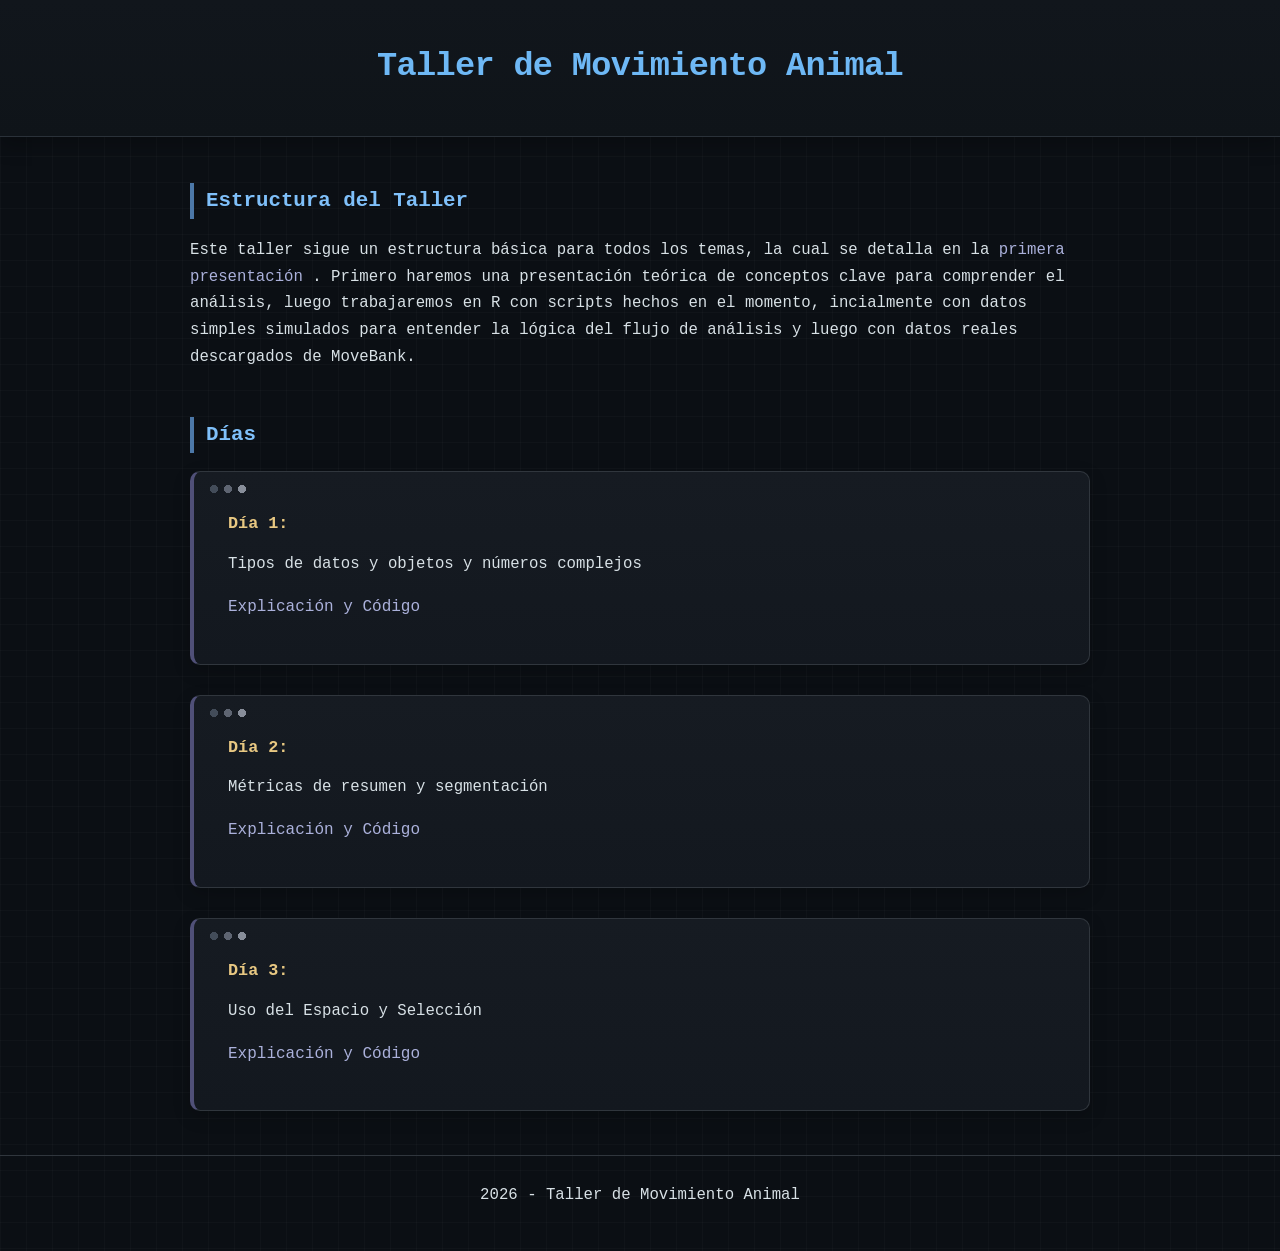
<file: index.html>
<!DOCTYPE html>
<html lang="es">
<head>
  <meta charset="UTF-8">
  <title>Taller de Movimiento Animal</title>
  <link rel="stylesheet" href="styles.css">
</head>

<body>

<header>
  <h1>Taller de Movimiento Animal</h1>
</header>

<main>

  <h2>Estructura del Taller</h2>
  <p>
    Este taller sigue un estructura básica para todos los temas, la cual se detalla en la <a href="tema_1/pres/num_com.ddf">primera presentación </a>. Primero haremos una presentación teórica de conceptos clave para comprender el análisis, luego trabajaremos en R con scripts hechos en el momento, incialmente con datos simples simulados para entender la lógica del flujo de análisis y luego con datos reales descargados de MoveBank. 
  </p>

  <h2>Días</h2>

  <div class="module">
    <h3>Día 1:</h3>
    <p>Tipos de datos y objetos y números complejos</p>
    <a href="tema_1/tema1.html">Explicación y Código</a>
  </div>

  <div class="module">
    <h3>Día 2:</h3>
    <p>Métricas de resumen y segmentación</p>
    <a href="tema_2/tema2.html">Explicación y Código</a>
  </div>

  <div class="module">
    <h3>Día 3:</h3>
    <p>Uso del Espacio y Selección</p>
    <a href="tema_3/tema3.html">Explicación y Código</a>
  </div>
</main>

<footer>
  <p>2026 - Taller de Movimiento Animal</p>
</footer>

</body>
</html>
</file>
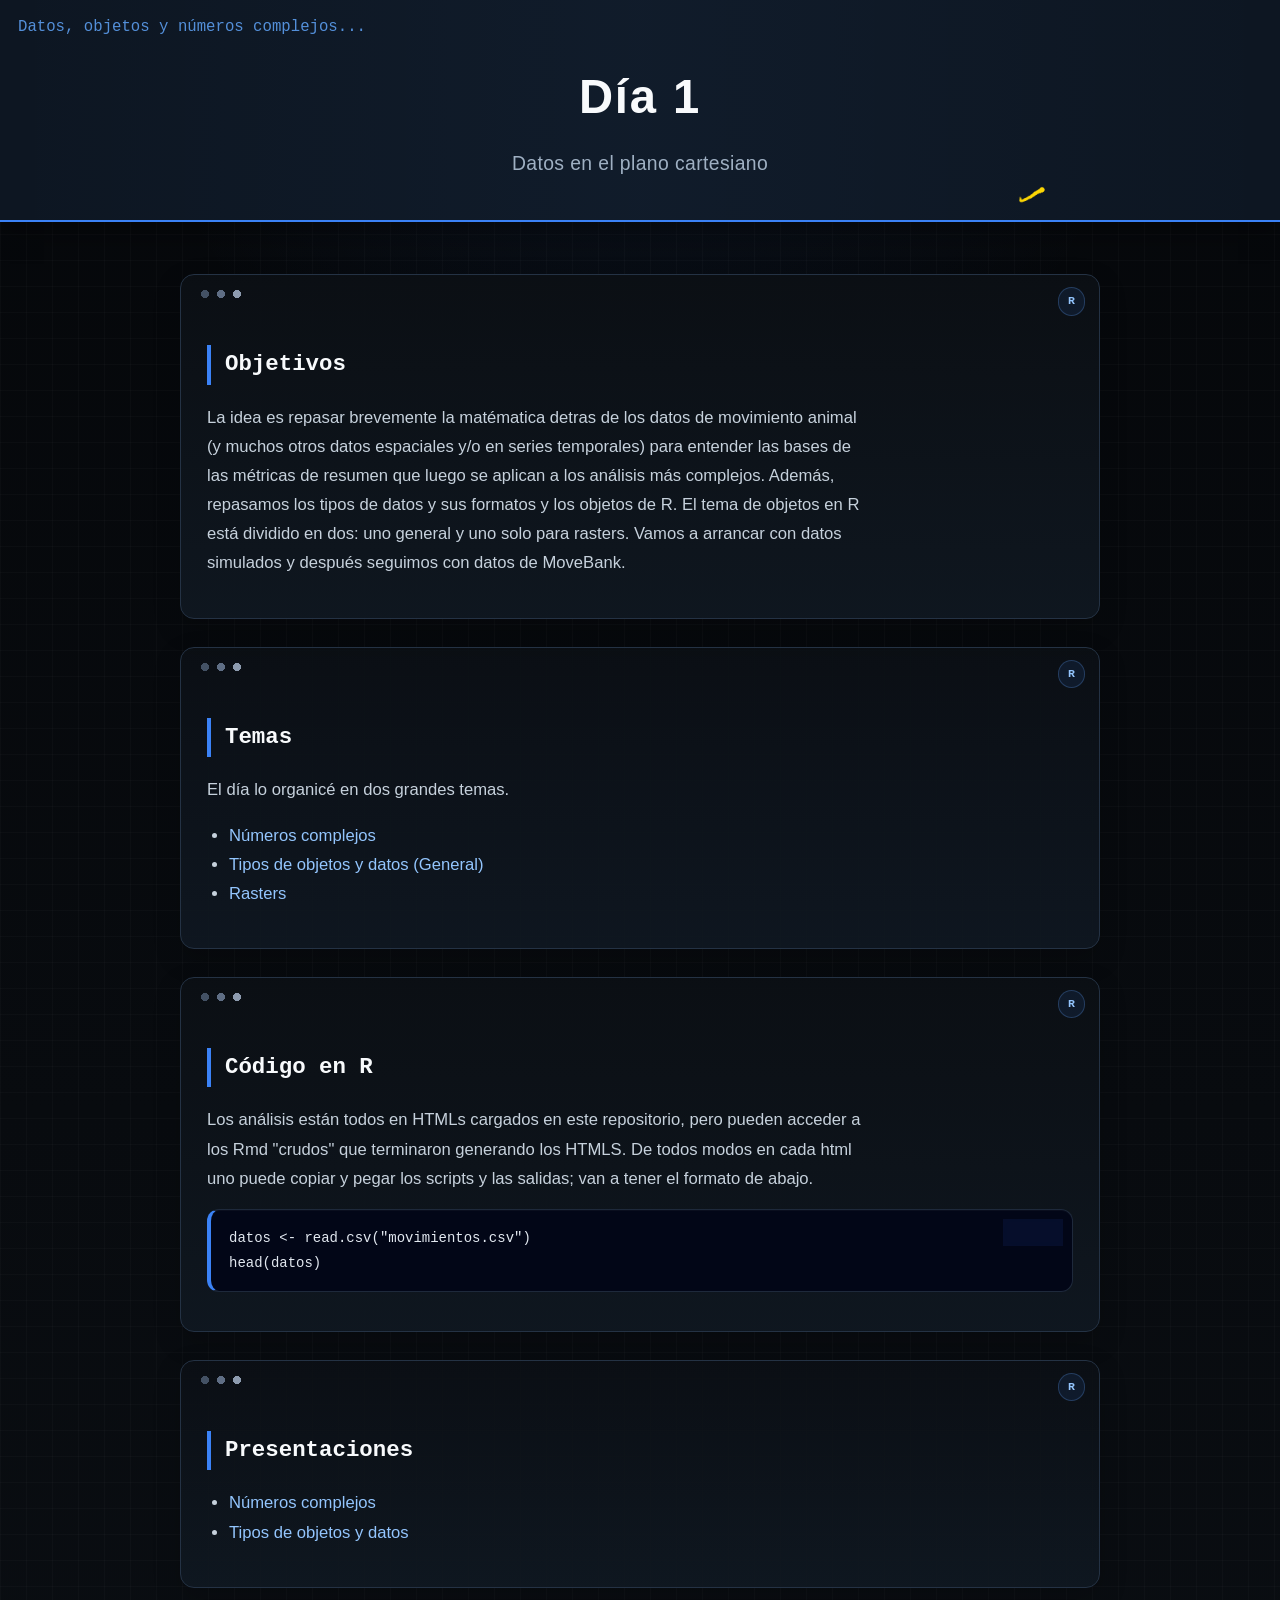
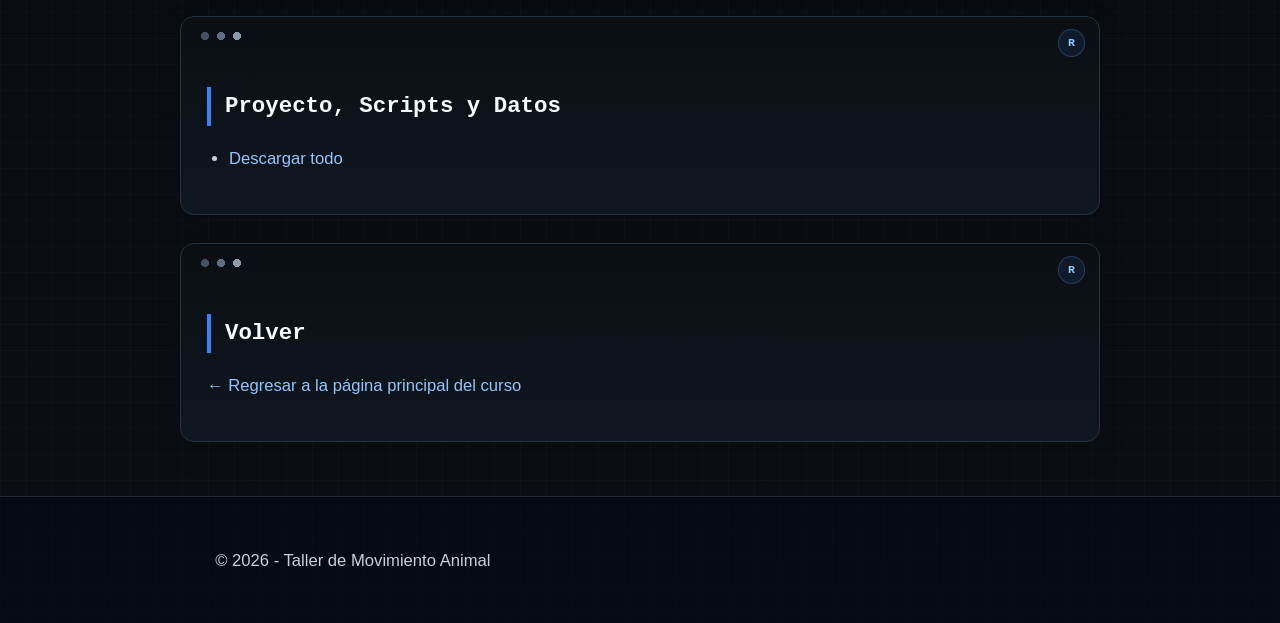
<file: tema_1/tema1.html>
<!DOCTYPE html>
<html lang="es">
<head>
  <meta charset="UTF-8">
  <meta name="viewport" content="width=device-width, initial-scale=1.0">
  <title>Día 1</title>

  <link rel="icon" type="image/png" href="figures/favicon2.png">

  <link rel="stylesheet" href="tema_styles.css">
</head>

<body>

<header class="header">
  <div>
    <h1>Día 1</h1>
    <p>Datos en el plano cartesiano</p> 
  </div>

  <div class="header-gif">
    <img src="figures/movimiento_gold_dark.gif" alt="Animación movimiento">
  </div>
</header>

<main>

  <div class="module">
    <h2>Objetivos</h2>
    <p>
      La idea es repasar brevemente la matématica detras de los datos de movimiento animal (y muchos otros datos espaciales y/o en series temporales) para entender las bases de las métricas de resumen que luego se aplican a los análisis más complejos. Además, repasamos los tipos de datos y sus formatos y los objetos de R. El tema de objetos en R está dividido en dos: uno general y uno solo para rasters. Vamos a arrancar con datos simulados y después seguimos con datos de MoveBank.
    </p>
  </div>

  <div class="module">
    <h2>Temas</h2>
    <p>
      El día lo organicé en dos grandes temas.
    </p>
    <ul>
      <li>
      <a href="https://valentinzarate.github.io/taller_mov/tema_1/num_com.html">
        Números complejos
      </a>
      </li>
      <li>
      <a href="https://valentinzarate.github.io/taller_mov/tema_1/datos_objetos.html">
        Tipos de objetos y datos (General)
      </a>
      </li>
       <li>
      <a href="https://valentinzarate.github.io/taller_mov/tema_1/raster.html">
        Rasters
      </a>
      </li>
      </ul>
  </div>

  <div class="module">
    <h2>Código en R</h2>
    <p>Los análisis están todos en HTMLs cargados en este repositorio, pero pueden acceder a los Rmd "crudos" que terminaron generando los HTMLS. De todos modos en cada html uno puede copiar y pegar los scripts y las salidas; van a tener el formato de abajo. </p>
    <div class="code-block">
  <button class="copy-btn">Copiar</button>
  <pre><code>datos <- read.csv("movimientos.csv")
head(datos)</code></pre>
</div>
  </div>

 <div class="module">
    <h2>Presentaciones</h2>
    <p>
     <ul>
      <li>
      <a href="https://valentinzarate.github.io/taller_mov/tema_1/pres/num_com.pdf">
        Números complejos
      </a>
      </li>
      <li>
      <a href="https://valentinzarate.github.io/taller_mov/tema_1/pres/datos_objetos.pdf">
        Tipos de objetos y datos
      </a>
      </li>
      </ul>
    </p>
  </div>

   <div class="module">
    <h2>Proyecto, Scripts y Datos</h2>
    <p>
     <ul>
      <li>
      <a href="https://valentinzarate.github.io/taller_mov/tema_1/num_com.html">
        Descargar todo
      </a>
      </li>
      </ul>
    </p>
  </div>

  <div class="module">
    <h2>Volver</h2>
    <p><a href="../index.html">← Regresar a la página principal del curso</a></p>
  </div>

</main>

<footer>
  <p>© 2026 - Taller de Movimiento Animal</p>
</footer>

 <script>
document.querySelectorAll(".copy-btn").forEach(button => {
  button.addEventListener("click", () => {
    const code = button.nextElementSibling.innerText;

    navigator.clipboard.writeText(code);

    button.innerText = "Copiado!";
    setTimeout(() => button.innerText = "Copiar", 1500);
  });
});
</script>
</body>
</html>
</file>
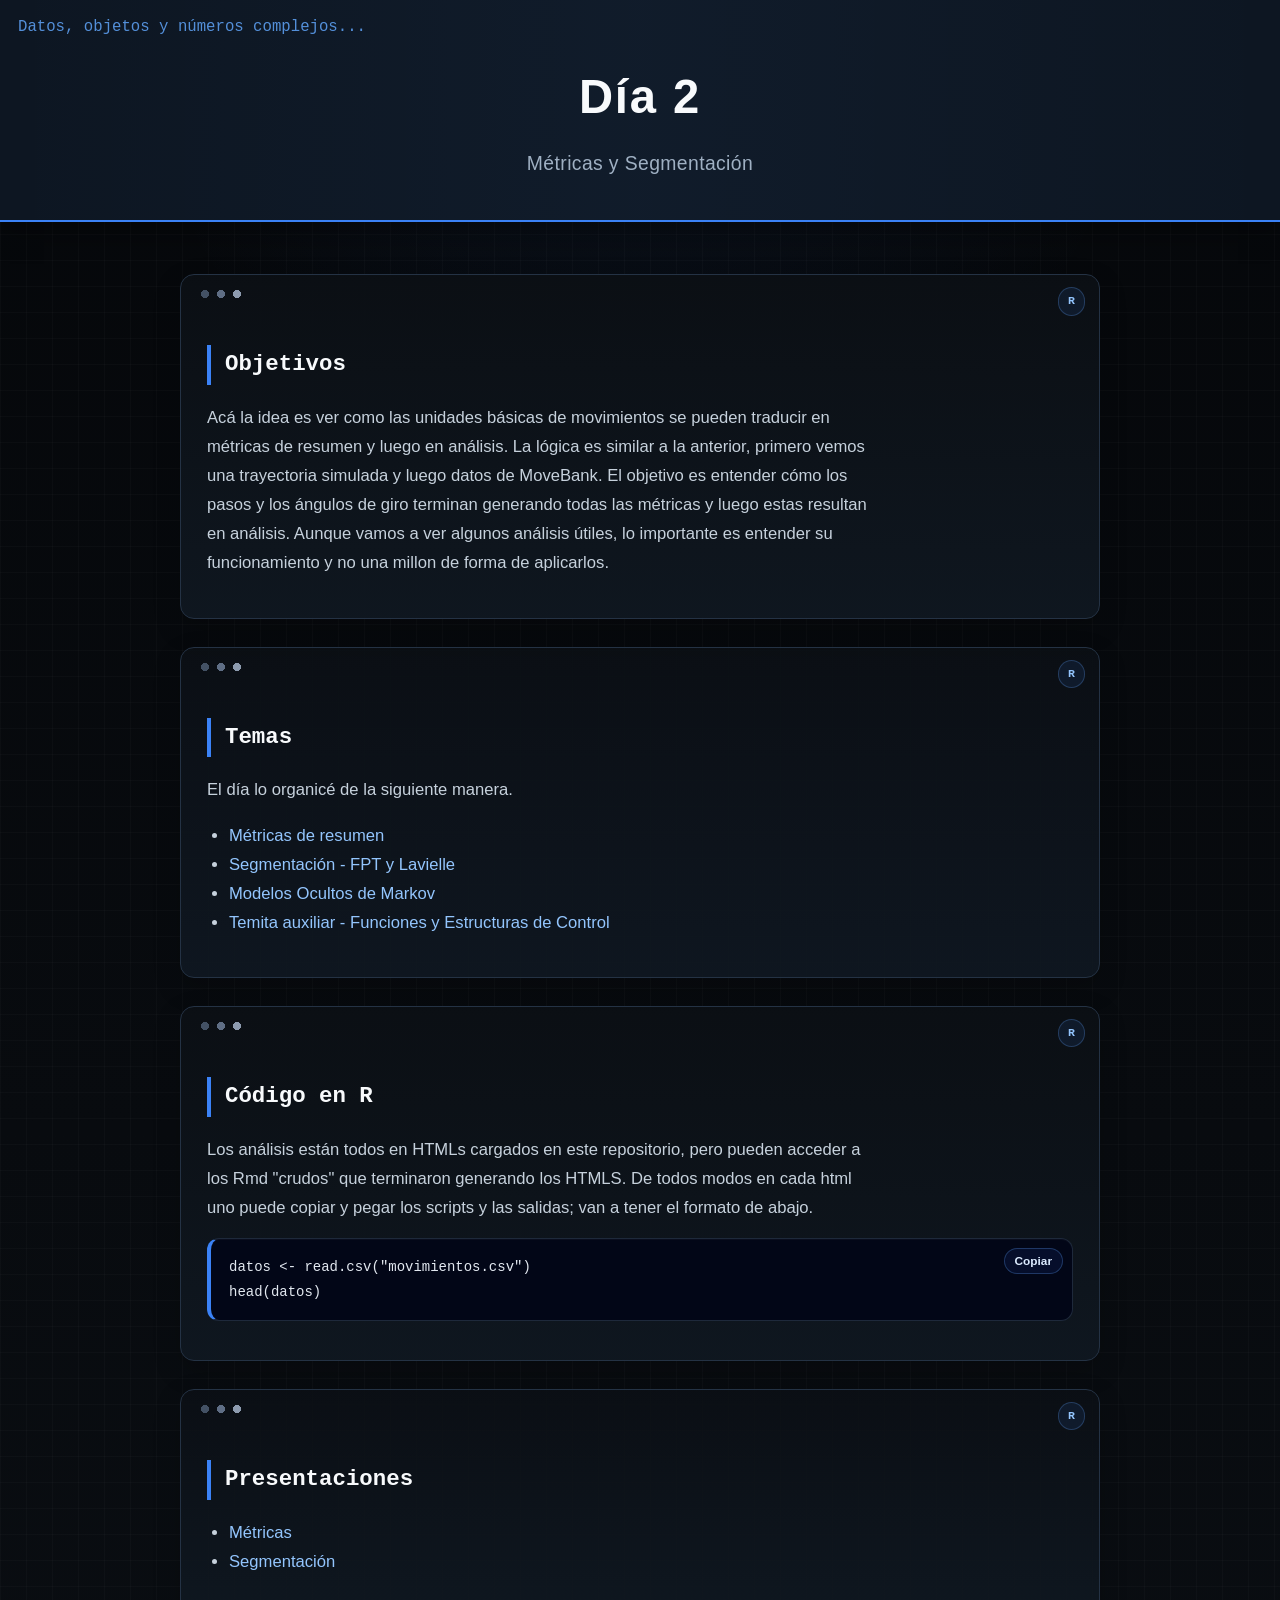
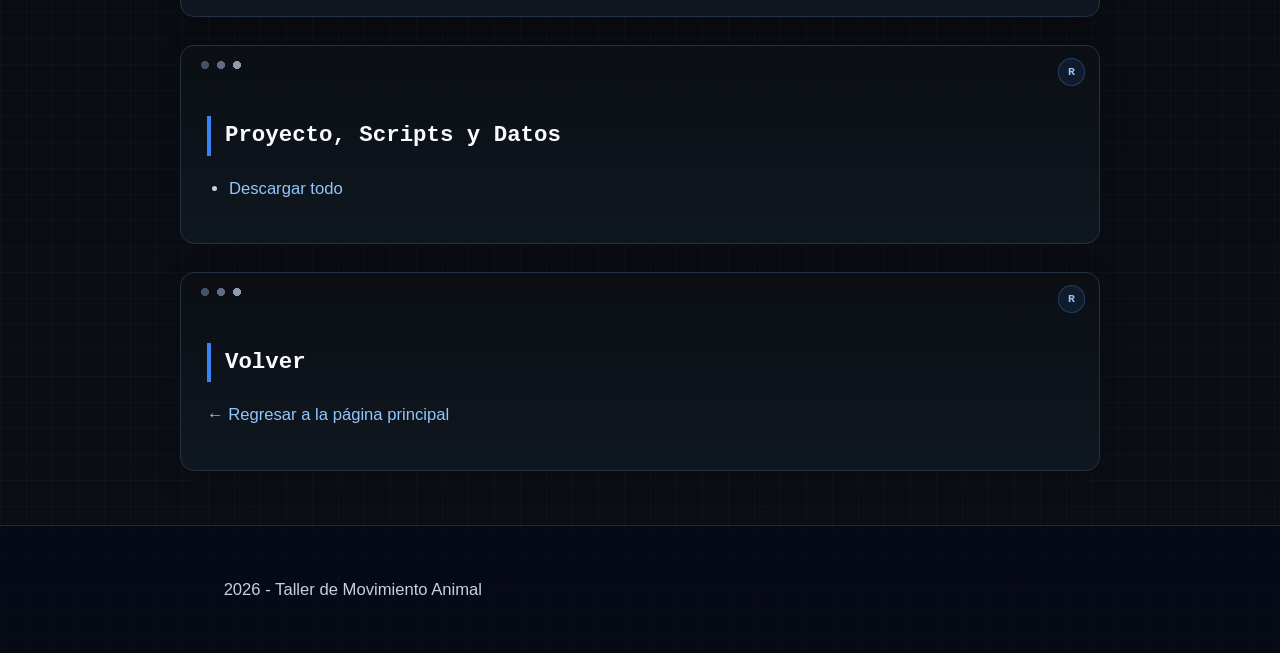
<file: tema_2/tema2.html>
<!DOCTYPE html>
<html lang="es">
<head>
  <meta charset="UTF-8">
  <meta name="viewport" content="width=device-width, initial-scale=1.0">
  <title>Día 2</title>

  <link rel="icon" type="image/png" href="figures/favicon2.png">

  <link rel="stylesheet" href="style.css">
</head>

<body>

<header class="header">
  <div>
    <h1>Día 2</h1>
    <p>Métricas y Segmentación</p> 
  </div>
</header>

<main>

  <div class="module">
    <h2>Objetivos</h2>
    <p>
     Acá la idea es ver como las unidades básicas de movimientos se pueden traducir en métricas de resumen y luego en análisis. La lógica es similar a la anterior, primero vemos una trayectoria simulada y luego datos de MoveBank. El objetivo es entender cómo los pasos y los ángulos de giro terminan generando todas las métricas y luego estas resultan en análisis. Aunque vamos a ver algunos análisis útiles, lo importante es entender su funcionamiento y no una millon de forma de aplicarlos. 
    </p>
  </div>

  <div class="module">
    <h2>Temas</h2>
    <p>
      El día lo organicé de la siguiente manera.
    </p>
    <ul>
      <li>
      <a href="https://valentinzarate.github.io/taller_mov/tema_2/metricas.html">
        Métricas de resumen
      </a>
      </li>
      <li>
      <a href="https://valentinzarate.github.io/taller_mov/tema_2/segmentacion.html">
        Segmentación - FPT y Lavielle
      </a>
      </li>
       <li>
      <a href="https://valentinzarate.github.io/taller_mov/tema_2/segmentacion_hmm.html">
        Modelos Ocultos de Markov
      </a>
      </li>
      <li>
      <a href="https://valentinzarate.github.io/taller_mov/tema_2/functions.html">
      Temita auxiliar - Funciones y Estructuras de Control</a>
      </li>
      </ul>
  </div>

  <div class="module">
    <h2>Código en R</h2>
    <p>Los análisis están todos en HTMLs cargados en este repositorio, pero pueden acceder a los Rmd "crudos" que terminaron generando los HTMLS. De todos modos en cada html uno puede copiar y pegar los scripts y las salidas; van a tener el formato de abajo. </p>
    <div class="code-block">
  <button class="copy-btn">Copiar</button>
  <pre><code>datos <- read.csv("movimientos.csv")
head(datos)</code></pre>
</div>
  </div>

 <div class="module">
    <h2>Presentaciones</h2>
    <p>
     <ul>
      <li>
      <a href="https://valentinzarate.github.io/taller_mov/tema_2/pres/metricas.pdf">
        Métricas
      </a>
      </li>
      <li>
      <a href="https://valentinzarate.github.io/taller_mov/tema_2/pres/seg.pdf">
        Segmentación
      </a>
      </li>
      </ul>
    </p>
  </div>

   <div class="module">
    <h2>Proyecto, Scripts y Datos</h2>
    <p>
     <ul>
      <li>
      <a href="https://valentinzarate.github.io/taller_mov/tema_2/num_com.html">
        Descargar todo
      </a>
      </li>
      </ul>
    </p>
  </div>

  <div class="module">
    <h2>Volver</h2>
    <p><a href="../index.html">← Regresar a la página principal</a></p>
  </div>

</main>

<footer>
  <p>2026 - Taller de Movimiento Animal</p>
</footer>

 <script>
document.querySelectorAll(".copy-btn").forEach(button => {
  button.addEventListener("click", () => {
    const code = button.nextElementSibling.innerText;

    navigator.clipboard.writeText(code);

    button.innerText = "Copiado!";
    setTimeout(() => button.innerText = "Copiar", 1500);
  });
});
</script>
</body>
</html>
</file>
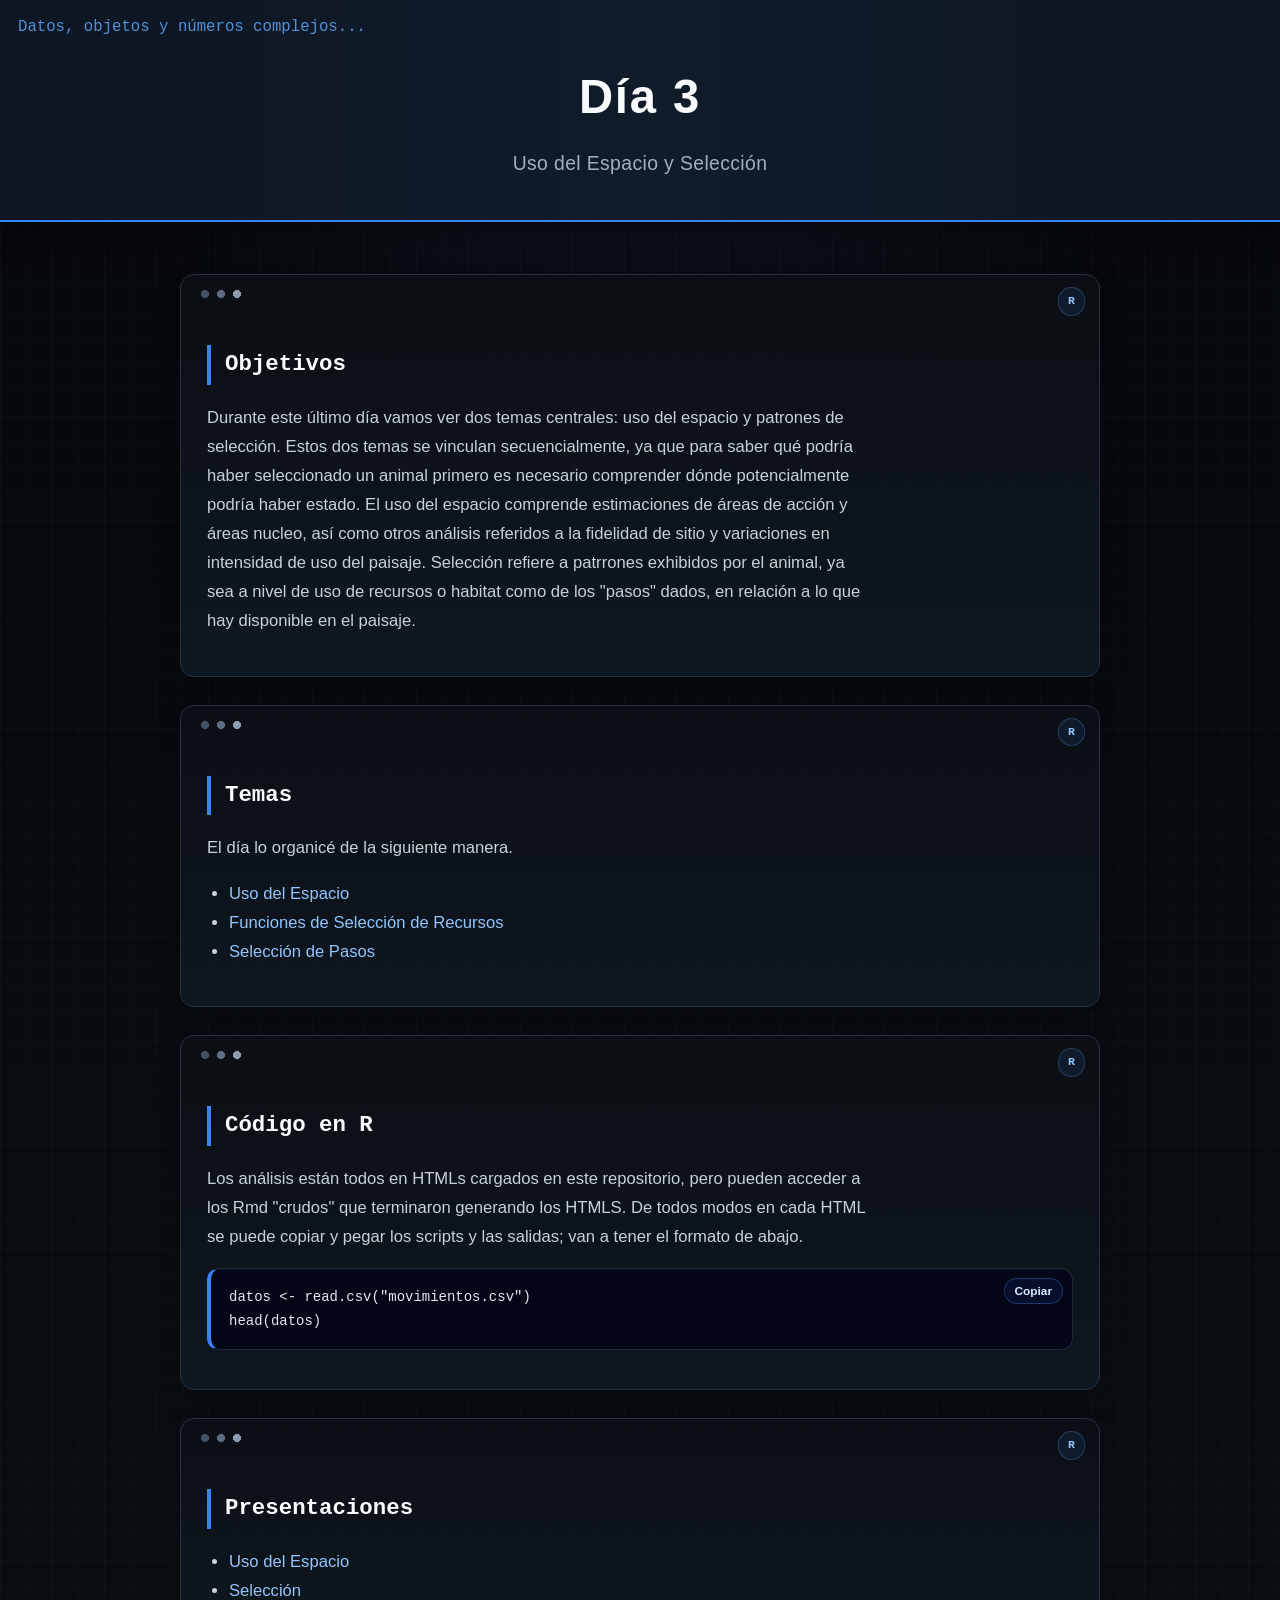
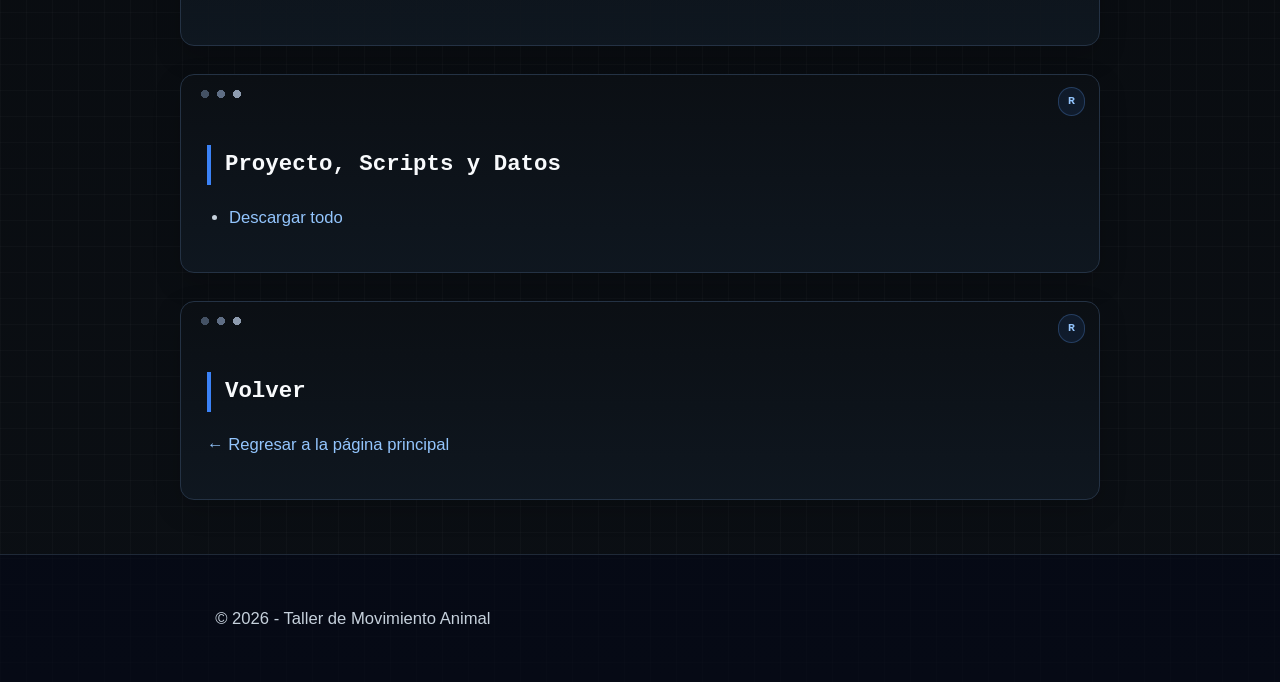
<file: tema_3/tema3.html>
<!DOCTYPE html>
<html lang="es">
<head>
  <meta charset="UTF-8">
  <meta name="viewport" content="width=device-width, initial-scale=1.0">
  <title>Día 3</title>

  <link rel="icon" type="image/png" href="figures/favicon2.png">

  <link rel="stylesheet" href="style.css">
</head>

<body>

<header class="header">
  <div>
    <h1>Día 3</h1>
    <p>Uso del Espacio y Selección</p> 
  </div>
</header>

<main>

  <div class="module">
    <h2>Objetivos</h2>
    <p>
    Durante este último día vamos ver dos temas centrales: uso del espacio y patrones de selección. Estos dos temas se vinculan secuencialmente, ya que para saber qué podría haber seleccionado un animal primero es necesario comprender dónde potencialmente podría haber estado. El uso del espacio comprende estimaciones de áreas de acción y áreas nucleo, así como otros análisis referidos a la fidelidad de sitio y variaciones en intensidad de uso del paisaje. Selección refiere a patrrones exhibidos por el animal, ya sea a nivel de uso de recursos o habitat como de los "pasos" dados, en relación a lo que hay disponible en el paisaje.
    </p>
  </div>

  <div class="module">
    <h2>Temas</h2>
    <p>
      El día lo organicé de la siguiente manera.
    </p>
    <ul>
      <li>
      <a href="https://valentinzarate.github.io/taller_mov/tema_3/hr.html">
        Uso del Espacio
      </a>
      </li>
      <li>
      <a href="https://valentinzarate.github.io/taller_mov/tema_3/rsf.html">
        Funciones de Selección de Recursos
      </a>
      </li>
       <li>
      <a href="https://valentinzarate.github.io/taller_mov/tema_3/ssf.html">
        Selección de Pasos
      </a>
      </li>
      </ul>
  </div>

  <div class="module">
    <h2>Código en R</h2>
    <p>Los análisis están todos en HTMLs cargados en este repositorio, pero pueden acceder a los Rmd "crudos" que terminaron generando los HTMLS. De todos modos en cada HTML se puede copiar y pegar los scripts y las salidas; van a tener el formato de abajo. </p>
    <div class="code-block">
  <button class="copy-btn">Copiar</button>
  <pre><code>datos <- read.csv("movimientos.csv")
head(datos)</code></pre>
</div>
  </div>

 <div class="module">
    <h2>Presentaciones</h2>
    <p>
     <ul>
      <li>
      <a href="https://valentinzarate.github.io/taller_mov/tema_3/slides/use_space.pdf">
        Uso del Espacio
      </a>
      </li>
      <li>
      <a href="https://valentinzarate.github.io/taller_mov/tema_3/slides/selection.pdf">
        Selección
      </a>
      </li>
      </ul>
    </p>
  </div>

   <div class="module">
    <h2>Proyecto, Scripts y Datos</h2>
    <p>
     <ul>
      <li>
      <a href="https://valentinzarate.github.io/taller_mov/tema_3/num_com.html">
        Descargar todo
      </a>
      </li>
      </ul>
    </p>
  </div>

  <div class="module">
    <h2>Volver</h2>
    <p><a href="../index.html">← Regresar a la página principal</a></p>
  </div>

</main>

<footer>
  <p>© 2026 - Taller de Movimiento Animal</p>
</footer>

 <script>
document.querySelectorAll(".copy-btn").forEach(button => {
  button.addEventListener("click", () => {
    const code = button.nextElementSibling.innerText;

    navigator.clipboard.writeText(code);

    button.innerText = "Copiado!";
    setTimeout(() => button.innerText = "Copiar", 1500);
  });
});
</script>
</body>
</html>
</file>
<file: styles.css>
/* Base */
body {
  margin: 0;
  font-family: "Fira Code", "Courier New", monospace;
  background:
    linear-gradient(rgba(255,255,255,0.018) 1px, transparent 1px),
    linear-gradient(90deg, rgba(255,255,255,0.018) 1px, transparent 1px),
    #0b0f14;
  background-size: 26px 26px, 26px 26px, auto;
  color: #e6edf3;
  line-height: 1.72;
}

/* Header */
header {
  background: linear-gradient(180deg, #11161c 0%, #0f1419 100%);
  color: #5cc3ff;
  padding: 38px 24px 32px;
  text-align: center;
  border-bottom: 1px solid #2a3139;
  box-shadow: 0 6px 20px rgba(0,0,0,0.28);
}

header h1 {
  margin: 0 0 8px 0;
  color: #6eb8f5;
  font-size: 2.1rem;
  font-weight: 600;
  letter-spacing: -0.02em;
}

header p {
  margin: 0;
  color: #a6b6c6;
  font-size: 0.98rem;
}

/* Contenedor */
main {
  max-width: 900px;
  margin: 42px auto;
  padding: 0 22px;
}

/* Títulos */
h1 {
  color: #6eb8f5;
  
}

h2 {
  color: #7fc0fa;
  border-left: 4px solid #4c78a8;
  padding-left: 12px;
  margin-top: 46px;
  margin-bottom: 18px;
  font-size: 1.3rem;
  font-weight: 1500;
}

h3 {
  color: #e8c882;
  margin-top: 0;
  margin-bottom: 12px;
  font-size: 1.05rem;
  font-weight: 700;
}

/* Texto */
p, li {
  color: #d8e1e6;
  font-size: 0.98rem;
}

p {
  margin: 0 0 16px 0;
}

ul {
  padding-left: 24px;
  margin-top: 8px;
  margin-bottom: 10px;
}

li {
  margin-bottom: 8px;
}

/* Módulos */
.module {
  background: linear-gradient(180deg, #161b22 0%, #13181f 100%);
  border: 1px solid #30363d;
  border-left: 4px solid #505078;
  padding: 24px 22px 20px;
  margin-bottom: 30px;
  border-radius: 10px;
  padding: 38px 34px 42px;
  transition: all 0.22s ease;
  position: relative;
  box-shadow: 0 6px 18px rgba(0,0,0,0.18);
}

/* Puntitos sutiles tipo ventana */
.module::after {
  content: "";
  position: absolute;
  top: 12px;
  left: 14px;
  width: 40px;
  height: 10px;
  background:
    radial-gradient(circle at 6px 5px, #4b5563 0 4px, transparent 4px),
    radial-gradient(circle at 20px 5px, #6b7280 0 4px, transparent 4px),
    radial-gradient(circle at 34px 5px, #9ca3af 0 4px, transparent 4px);
  opacity: 0.85;
}

/* Hover mejorado */
.module:hover {
  border-left-color: #58a6ff;
  border-color: #97C7C3;
  background: linear-gradient(180deg, #1b2129 0%, #161c24 100%);
  transform: translateY(-3px);
  box-shadow: 0 10px 24px rgba(0,0,0,0.32);
}

/* Links */
a {
  color: #ABB1DB;
  text-decoration: none;
  font-weight: 520;
  transition: color 0.5s ease;
}

a:hover {
  color: #79c0ff;
  text-decoration: underline;
}

/* Código inline */
code {
  background: #21262d;
  padding: 3px 6px;
  border-radius: 5px;
  color: #b8d3ff;
  border: 1px solid #30363d;
  font-size: 0.94em;
}

/* Bloques de código */
pre {
  background: #0d1117;
  color: #e6edf3;
  border: 1px solid #30363d;
  border-left: 4px solid #4c78a8;
  border-radius: 8px;
  padding: 16px 18px;
  overflow-x: auto;
  font-family: "Fira Code", "Courier New", monospace;
  font-size: 0.93rem;
  line-height: 1.65;
  margin-top: 12px;
  margin-bottom: 8px;
  box-shadow: inset 0 1px 0 rgba(255,255,255,0.02);
}

pre code {
  background: transparent;
  border: 0;
  padding: 0;
  color: inherit;
}

/* Botón copiar */
.code-block {
  position: relative;
}

.copy-btn {
  position: absolute;
  top: 10px;
  right: 10px;
  background: #2b3340;
  color: #dbe7f3;
  border: 1px solid #404b59;
  padding: 5px 10px;
  font-size: 0.74rem;
  border-radius: 6px;
  cursor: pointer;
  transition: all 0.2s ease;
}

.copy-btn:hover {
  background: #394455;
  border-color: #5a6b83;
}

/* Footer */
footer {
  text-align: center;
  padding: 26px 20px;
  font-size: 0.85em;
  color: #8b949e;
  border-top: 1px solid #30363d;
  margin-top: 44px;
}
</file>
<file: tema_1/tema_styles.css>
/* Base */
body {
  margin: 0;
  font-family: "Source Sans 3", "Segoe UI", Arial, sans-serif;
  background:
    linear-gradient(rgba(255,255,255,0.02) 1px, transparent 1px),
    linear-gradient(90deg, rgba(255,255,255,0.02) 1px, transparent 1px),
    radial-gradient(circle at top, rgba(59, 130, 246, 0.08), transparent 22%),
    linear-gradient(to bottom, #05070a 0%, #0b0f14 100%);
  background-size: 26px 26px, 26px 26px, auto, auto;
  color: #d8e1ea;
  line-height: 1.75;
}


/* Header */
header {
  background: linear-gradient(135deg, #0D1622 0%, #0d1622 100%);
  color: #f8fafc;
  padding: 56px 20px 40px;
  text-align: center;
  border-bottom: 2px solid #3b82f6;
  box-shadow: 0 8px 28px rgba(0, 0, 0, 0.35);
  position: relative;
  overflow: hidden;
}

header::before {
  content: "Datos, objetos y números complejos...";
  position: absolute;
  top: 14px;
  left: 18px;
  font-family: "Fira Code", "Courier New", monospace;
  font-size: 0.98rem;
  color: #60a5fa;
  opacity: 0.85;
}

header::after {
  content: "";
  position: absolute;
  inset: 0;
  background:
    linear-gradient(90deg, transparent 0%, rgba(96, 165, 250, 0.04) 50%, transparent 100%);
  pointer-events: none;
}

header h1 {
  margin: 0 0 8px 0;
  font-size: 2.95rem;
  font-weight: 700;
  letter-spacing: 0.04em;
  position: relative;
  z-index: 1;
}

header p {
  margin: 0;
  font-size: 1.21rem;
  color: #9fb0c3;
  position: relative;
  z-index: 1;
  letter-spacing: 0.02em;
  text-align: center;
  max-width: 600px;
  margin: 0 auto;
}
.header-gif {
  position: absolute;
  top: 10px;
  right: 20px;
}

.header-gif img {
  width: 260px;
  height: auto;
}

/* Contenedor */
main {
  max-width: 920px;
  margin: 52px auto;
  padding: 0 24px;
}

/* Títulos */
h2 {
  font-size: 1.4rem;
  color: #f8fafc;
  margin-top: 46px;
  margin-bottom: 18px;
  padding-left: 14px;
  border-left: 4px solid #3b82f6;
  font-family: "Fira Code", "Courier New", monospace;
}

h3 {
  font-size: 1.08rem;
  color: #d0d9e4;
  margin-top: 0;
}

/* Texto */
p, li {
  font-size: 1.04rem;
  color: #c6d1dc;
  max-width: 72ch;
}

ul {
  padding-left: 22px;
}

/* Módulos */
.module {
  background: linear-gradient(180deg, rgba(11, 15, 20, 0.96) 0%, rgba(15, 23, 32, 0.96) 100%);
  border: 1px solid #243244;
  border-radius: 14px;
  padding: 24px 26px;
  margin-bottom: 28px;
  transition: transform 0.22s ease, box-shadow 0.22s ease, border-color 0.22s ease;
  position: relative;
  box-shadow: 0 10px 28px rgba(0, 0, 0, 0.18);
}

/* Hover */
.module:hover {
  border-color: #3b82f6;
  box-shadow: 0 16px 36px rgba(0, 0, 0, 0.26);
  transform: translateY(-3px);
}

/* Puntitos tipo ventana, pero monocromáticos */
.module::after {
  content: "";
  position: absolute;
  top: 14px;
  left: 18px;
  width: 44px;
  height: 10px;
  border-radius: 999px;
  background:
    radial-gradient(circle at 6px 5px, #475569 0 4px, transparent 4px),
    radial-gradient(circle at 22px 5px, #64748b 0 4px, transparent 4px),
    radial-gradient(circle at 38px 5px, #94a3b8 0 4px, transparent 4px);
  opacity: 0.95;
}

/* Etiqueta R */
.module::before {
  content: "R";
  position: absolute;
  top: 12px;
  right: 14px;
  font-size: 0.72rem;
  font-weight: 700;
  font-family: "Fira Code", "Courier New", monospace;
  color: #93c5fd;
  background: rgba(59, 130, 246, 0.10);
  border: 1px solid rgba(96, 165, 250, 0.25);
  border-radius: 999px;
  padding: 3px 9px;
}

/* Links */
a {
  color: #93c5fd;
  text-decoration: none;
  font-weight: 350;
  transition: color 0.3s ease;
}

a:hover {
  color: #bfdbfe;
  text-decoration: underline;
}

/* Código inline */
code {
  font-family: "Fira Code", "Courier New", monospace;
  font-size: 0.92em;
  background: rgba(148, 163, 184, 0.08);
  color: #c7d2fe;
  border: 1px solid rgba(148, 163, 184, 0.16);
  border-radius: 6px;
  padding: 2px 6px;
}

/* Bloques de código */
pre {
  background: #020617;
  color: #e2e8f0;
  border-radius: 12px;
  padding: 16px 18px;
  overflow-x: auto;
  font-family: "Fira Code", "Courier New", monospace;
  font-size: 0.95rem;
  line-height: 1.6;
  border: 1px solid #1e293b;
  border-left: 4px solid #3b82f6;
  box-shadow: inset 0 1px 0 rgba(255,255,255,0.03);
}

pre code {
  background: transparent;
  color: inherit;
  border: 0;
  padding: 0;
  border-radius: 0;
}

/* Botón copiar */
.code-block {
  position: relative;
}

.copy-btn {
  position: absolute;
  top: 10px;
  right: 10px;
  background: rgba(30, 58, 138, 0.18);
  color: #dbeafe;
  border: 1px solid rgba(96, 165, 250, 0.28);
  padding: 5px 10px;
  font-size: 0.74rem;
  font-weight: 600;
  border-radius: 999px;
  cursor: pointer;
  backdrop-filter: blur(4px);
}

.copy-btn:hover {
  background: rgba(30, 58, 138, 0.35);
}

/* Footer */
footer {
  text-align: center;
  padding: 32px 20px;
  font-size: 0.92rem;
  color: #94a3b8;
  border-top: 1px solid #1f2937;
  margin-top: 54px;
  background: rgba(2, 6, 23, 0.55);
}
</file>
<file: tema_2/style.css>
/* Base */
body {
  margin: 0;
  font-family: "Source Sans 3", "Segoe UI", Arial, sans-serif;
  background:
    linear-gradient(rgba(255,255,255,0.02) 1px, transparent 1px),
    linear-gradient(90deg, rgba(255,255,255,0.02) 1px, transparent 1px),
    radial-gradient(circle at top, rgba(59, 130, 246, 0.08), transparent 22%),
    linear-gradient(to bottom, #05070a 0%, #0b0f14 100%);
  background-size: 26px 26px, 26px 26px, auto, auto;
  color: #d8e1ea;
  line-height: 1.75;
}


/* Header */
header {
  background: linear-gradient(135deg, #0D1622 0%, #0d1622 100%);
  color: #f8fafc;
  padding: 56px 20px 40px;
  text-align: center;
  border-bottom: 2px solid #3b82f6;
  box-shadow: 0 8px 28px rgba(0, 0, 0, 0.35);
  position: relative;
  overflow: hidden;
}

header::before {
  content: "Datos, objetos y números complejos...";
  position: absolute;
  top: 14px;
  left: 18px;
  font-family: "Fira Code", "Courier New", monospace;
  font-size: 0.98rem;
  color: #60a5fa;
  opacity: 0.85;
}

header::after {
  content: "";
  position: absolute;
  inset: 0;
  background:
    linear-gradient(90deg, transparent 0%, rgba(96, 165, 250, 0.04) 50%, transparent 100%);
  pointer-events: none;
}

header h1 {
  margin: 0 0 8px 0;
  font-size: 2.95rem;
  font-weight: 700;
  letter-spacing: 0.04em;
  position: relative;
  z-index: 1;
}

header p {
  margin: 0;
  font-size: 1.21rem;
  color: #9fb0c3;
  position: relative;
  z-index: 1;
  letter-spacing: 0.02em;
  text-align: center;
  max-width: 600px;
  margin: 0 auto;
}
.header-gif {
  position: absolute;
  top: 10px;
  right: 20px;
}

.header-gif img {
  width: 260px;
  height: auto;
}

/* Contenedor */
main {
  max-width: 920px;
  margin: 52px auto;
  padding: 0 24px;
}

/* Títulos */
h2 {
  font-size: 1.4rem;
  color: #f8fafc;
  margin-top: 46px;
  margin-bottom: 18px;
  padding-left: 14px;
  border-left: 4px solid #3b82f6;
  font-family: "Fira Code", "Courier New", monospace;
}

h3 {
  font-size: 1.08rem;
  color: #d0d9e4;
  margin-top: 0;
}

/* Texto */
p, li {
  font-size: 1.04rem;
  color: #c6d1dc;
  max-width: 72ch;
}

ul {
  padding-left: 22px;
}

/* Módulos */
.module {
  background: linear-gradient(180deg, rgba(11, 15, 20, 0.96) 0%, rgba(15, 23, 32, 0.96) 100%);
  border: 1px solid #243244;
  border-radius: 14px;
  padding: 24px 26px;
  margin-bottom: 28px;
  transition: transform 0.22s ease, box-shadow 0.22s ease, border-color 0.22s ease;
  position: relative;
  box-shadow: 0 10px 28px rgba(0, 0, 0, 0.18);
}

/* Hover */
.module:hover {
  border-color: #3b82f6;
  box-shadow: 0 16px 36px rgba(0, 0, 0, 0.26);
  transform: translateY(-3px);
}

/* Puntitos tipo ventana, pero monocromáticos */
.module::after {
  content: "";
  position: absolute;
  top: 14px;
  left: 18px;
  width: 44px;
  height: 10px;
  border-radius: 999px;
  background:
    radial-gradient(circle at 6px 5px, #475569 0 4px, transparent 4px),
    radial-gradient(circle at 22px 5px, #64748b 0 4px, transparent 4px),
    radial-gradient(circle at 38px 5px, #94a3b8 0 4px, transparent 4px);
  opacity: 0.95;
}

/* Etiqueta R */
.module::before {
  content: "R";
  position: absolute;
  top: 12px;
  right: 14px;
  font-size: 0.72rem;
  font-weight: 700;
  font-family: "Fira Code", "Courier New", monospace;
  color: #93c5fd;
  background: rgba(59, 130, 246, 0.10);
  border: 1px solid rgba(96, 165, 250, 0.25);
  border-radius: 999px;
  padding: 3px 9px;
}

/* Links */
a {
  color: #93c5fd;
  text-decoration: none;
  font-weight: 350;
  transition: color 0.3s ease;
}

a:hover {
  color: #bfdbfe;
  text-decoration: underline;
}

/* Código inline */
code {
  font-family: "Fira Code", "Courier New", monospace;
  font-size: 0.92em;
  background: rgba(148, 163, 184, 0.08);
  color: #c7d2fe;
  border: 1px solid rgba(148, 163, 184, 0.16);
  border-radius: 6px;
  padding: 2px 6px;
}

/* Bloques de código */
pre {
  background: #020617;
  color: #e2e8f0;
  border-radius: 12px;
  padding: 16px 18px;
  overflow-x: auto;
  font-family: "Fira Code", "Courier New", monospace;
  font-size: 0.95rem;
  line-height: 1.6;
  border: 1px solid #1e293b;
  border-left: 4px solid #3b82f6;
  box-shadow: inset 0 1px 0 rgba(255,255,255,0.03);
}

pre code {
  background: transparent;
  color: inherit;
  border: 0;
  padding: 0;
  border-radius: 0;
}

/* Botón copiar */
.code-block {
  position: relative;
}

.copy-btn {
  position: absolute;
  top: 10px;
  right: 10px;
  background: rgba(30, 58, 138, 0.18);
  color: #dbeafe;
  border: 1px solid rgba(96, 165, 250, 0.28);
  padding: 5px 10px;
  font-size: 0.74rem;
  font-weight: 600;
  border-radius: 999px;
  cursor: pointer;
  backdrop-filter: blur(4px);
}

.copy-btn:hover {
  background: rgba(30, 58, 138, 0.35);
}

/* Footer */
footer {
  text-align: center;
  padding: 32px 20px;
  font-size: 0.92rem;
  color: #94a3b8;
  border-top: 1px solid #1f2937;
  margin-top: 54px;
  background: rgba(2, 6, 23, 0.55);
}
</file>
<file: tema_3/style.css>
/* Base */
body {
  margin: 0;
  font-family: "Source Sans 3", "Segoe UI", Arial, sans-serif;
  background:
    linear-gradient(rgba(255,255,255,0.02) 1px, transparent 1px),
    linear-gradient(90deg, rgba(255,255,255,0.02) 1px, transparent 1px),
    radial-gradient(circle at top, rgba(59, 130, 246, 0.08), transparent 22%),
    linear-gradient(to bottom, #05070a 0%, #0b0f14 100%);
  background-size: 26px 26px, 26px 26px, auto, auto;
  color: #d8e1ea;
  line-height: 1.75;
}


/* Header */
header {
  background: linear-gradient(135deg, #0D1622 0%, #0d1622 100%);
  color: #f8fafc;
  padding: 56px 20px 40px;
  text-align: center;
  border-bottom: 2px solid #3b82f6;
  box-shadow: 0 8px 28px rgba(0, 0, 0, 0.35);
  position: relative;
  overflow: hidden;
}

header::before {
  content: "Datos, objetos y números complejos...";
  position: absolute;
  top: 14px;
  left: 18px;
  font-family: "Fira Code", "Courier New", monospace;
  font-size: 0.98rem;
  color: #60a5fa;
  opacity: 0.85;
}

header::after {
  content: "";
  position: absolute;
  inset: 0;
  background:
    linear-gradient(90deg, transparent 0%, rgba(96, 165, 250, 0.04) 50%, transparent 100%);
  pointer-events: none;
}

header h1 {
  margin: 0 0 8px 0;
  font-size: 2.95rem;
  font-weight: 700;
  letter-spacing: 0.04em;
  position: relative;
  z-index: 1;
}

header p {
  margin: 0;
  font-size: 1.21rem;
  color: #9fb0c3;
  position: relative;
  z-index: 1;
  letter-spacing: 0.02em;
  text-align: center;
  max-width: 600px;
  margin: 0 auto;
}
.header-gif {
  position: absolute;
  top: 10px;
  right: 20px;
}

.header-gif img {
  width: 260px;
  height: auto;
}

/* Contenedor */
main {
  max-width: 920px;
  margin: 52px auto;
  padding: 0 24px;
}

/* Títulos */
h2 {
  font-size: 1.4rem;
  color: #f8fafc;
  margin-top: 46px;
  margin-bottom: 18px;
  padding-left: 14px;
  border-left: 4px solid #3b82f6;
  font-family: "Fira Code", "Courier New", monospace;
}

h3 {
  font-size: 1.08rem;
  color: #d0d9e4;
  margin-top: 0;
}

/* Texto */
p, li {
  font-size: 1.04rem;
  color: #c6d1dc;
  max-width: 72ch;
}

ul {
  padding-left: 22px;
}

/* Módulos */
.module {
  background: linear-gradient(180deg, rgba(11, 15, 20, 0.96) 0%, rgba(15, 23, 32, 0.96) 100%);
  border: 1px solid #243244;
  border-radius: 14px;
  padding: 24px 26px;
  margin-bottom: 28px;
  transition: transform 0.22s ease, box-shadow 0.22s ease, border-color 0.22s ease;
  position: relative;
  box-shadow: 0 10px 28px rgba(0, 0, 0, 0.18);
}

/* Hover */
.module:hover {
  border-color: #3b82f6;
  box-shadow: 0 16px 36px rgba(0, 0, 0, 0.26);
  transform: translateY(-3px);
}

/* Puntitos tipo ventana, pero monocromáticos */
.module::after {
  content: "";
  position: absolute;
  top: 14px;
  left: 18px;
  width: 44px;
  height: 10px;
  border-radius: 999px;
  background:
    radial-gradient(circle at 6px 5px, #475569 0 4px, transparent 4px),
    radial-gradient(circle at 22px 5px, #64748b 0 4px, transparent 4px),
    radial-gradient(circle at 38px 5px, #94a3b8 0 4px, transparent 4px);
  opacity: 0.95;
}

/* Etiqueta R */
.module::before {
  content: "R";
  position: absolute;
  top: 12px;
  right: 14px;
  font-size: 0.72rem;
  font-weight: 700;
  font-family: "Fira Code", "Courier New", monospace;
  color: #93c5fd;
  background: rgba(59, 130, 246, 0.10);
  border: 1px solid rgba(96, 165, 250, 0.25);
  border-radius: 999px;
  padding: 3px 9px;
}

/* Links */
a {
  color: #93c5fd;
  text-decoration: none;
  font-weight: 350;
  transition: color 0.3s ease;
}

a:hover {
  color: #bfdbfe;
  text-decoration: underline;
}

/* Código inline */
code {
  font-family: "Fira Code", "Courier New", monospace;
  font-size: 0.92em;
  background: rgba(148, 163, 184, 0.08);
  color: #c7d2fe;
  border: 1px solid rgba(148, 163, 184, 0.16);
  border-radius: 6px;
  padding: 2px 6px;
}

/* Bloques de código */
pre {
  background: #020617;
  color: #e2e8f0;
  border-radius: 12px;
  padding: 16px 18px;
  overflow-x: auto;
  font-family: "Fira Code", "Courier New", monospace;
  font-size: 0.95rem;
  line-height: 1.6;
  border: 1px solid #1e293b;
  border-left: 4px solid #3b82f6;
  box-shadow: inset 0 1px 0 rgba(255,255,255,0.03);
}

pre code {
  background: transparent;
  color: inherit;
  border: 0;
  padding: 0;
  border-radius: 0;
}

/* Botón copiar */
.code-block {
  position: relative;
}

.copy-btn {
  position: absolute;
  top: 10px;
  right: 10px;
  background: rgba(30, 58, 138, 0.18);
  color: #dbeafe;
  border: 1px solid rgba(96, 165, 250, 0.28);
  padding: 5px 10px;
  font-size: 0.74rem;
  font-weight: 600;
  border-radius: 999px;
  cursor: pointer;
  backdrop-filter: blur(4px);
}

.copy-btn:hover {
  background: rgba(30, 58, 138, 0.35);
}

/* Footer */
footer {
  text-align: center;
  padding: 32px 20px;
  font-size: 0.92rem;
  color: #94a3b8;
  border-top: 1px solid #1f2937;
  margin-top: 54px;
  background: rgba(2, 6, 23, 0.55);
}
</file>
